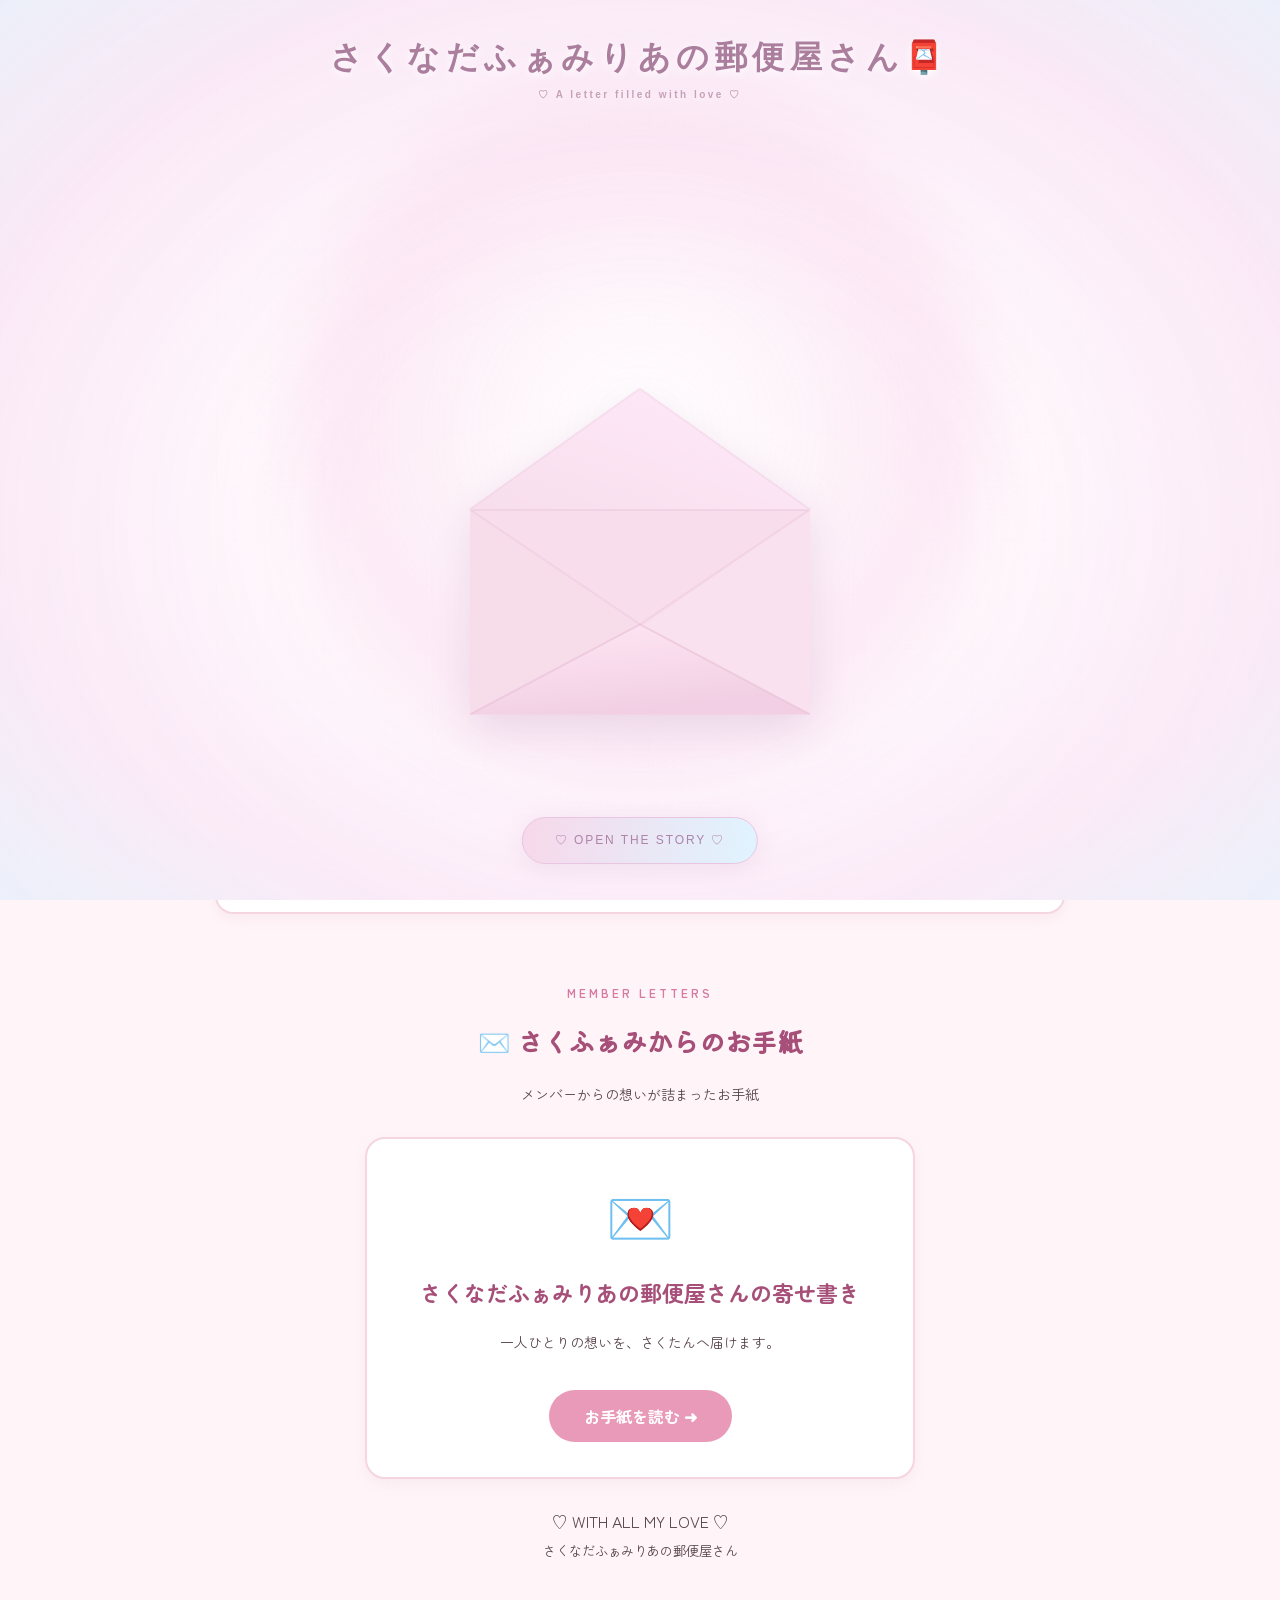
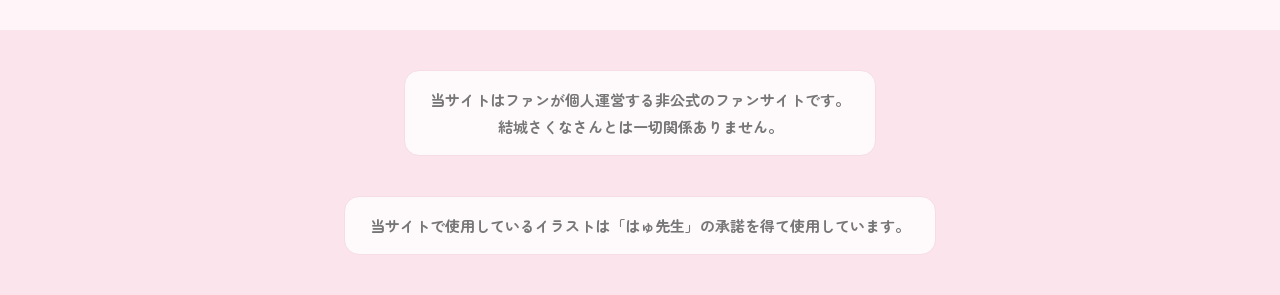
<file: index.html>
<!DOCTYPE html>
<html lang="ja">

<head>
    <meta charset="UTF-8">
    <meta name="viewport" content="width=device-width, initial-scale=1.0">

    <title>さくなだふぁみりあの郵便屋さん</title>

    <!-- Google Fonts -->
    <link rel="preconnect" href="https://fonts.googleapis.com">
    <link rel="preconnect" href="https://fonts.gstatic.com" crossorigin>

    <link
        href="https://fonts.googleapis.com/css2?family=Kiwi+Maru:wght@400;500&family=Zen+Maru+Gothic:wght@400;500;700&display=swap"
        rel="stylesheet">

    <!-- CSS -->
    <link rel="stylesheet" href="CSS/Letter.css">

</head>

<body>



    <!-- 背景で流れる写真 -->
    <div class="photo-background">

        <!-- 1段目 -->
        <div class="photo-track">
            <div class="photo-track-inner">
                <img src="img/Mail/Sakunaimg-01.webp" alt="">
                <img src="img/Mail/Sakunaimg-02.png" alt="">
                <img src="img/Mail/Sakunaimg-03.png" alt="">
                <img src="img/Mail/Yuubininmg-01.png" alt="">
                <img src="img/Mail/Yuubininmg-02.png" alt="">
                <img src="img/Mail/Yuubininmg-03.png" alt="">
                <img src="img/Mail/headerimg-01.png" alt="">
                <img src="img/Mail/headerimg-02.png" alt="">
                <img src="img/Mail/headerimg-03.png" alt="">

                <!-- 繰り返し用 -->
                <img src="img/Mail/Sakunaimg-01.webp" alt="">
                <img src="img/Mail/Sakunaimg-02.png" alt="">
                <img src="img/Mail/Sakunaimg-03.png" alt="">
                <img src="img/Mail/Yuubininmg-01.png" alt="">
                <img src="img/Mail/Yuubininmg-02.png" alt="">
                <img src="img/Mail/Yuubininmg-03.png" alt="">
                <img src="img/Mail/headerimg-01.png" alt="">
                <img src="img/Mail/headerimg-02.png" alt="">
                <img src="img/Mail/headerimg-03.png" alt="">
            </div>
        </div>

        <!-- 2段目 -->
        <div class="photo-track reverse">
            <div class="photo-track-inner">
                <img src="img/Mail/Sakunaimg-01.webp" alt="">
                <img src="img/Mail/Sakunaimg-02.png" alt="">
                <img src="img/Mail/Sakunaimg-03.png" alt="">
                <img src="img/Mail/Yuubininmg-01.png" alt="">
                <img src="img/Mail/Yuubininmg-02.png" alt="">
                <img src="img/Mail/Yuubininmg-03.png" alt="">
                <img src="img/Mail/headerimg-01.png" alt="">
                <img src="img/Mail/headerimg-02.png" alt="">
                <img src="img/Mail/headerimg-03.png" alt="">

                <!-- 繰り返し用 -->
                <img src="img/Mail/Sakunaimg-01.webp" alt="">
                <img src="img/Mail/Sakunaimg-02.png" alt="">
                <img src="img/Mail/Sakunaimg-03.png" alt="">
                <img src="img/Mail/Yuubininmg-01.png" alt="">
                <img src="img/Mail/Yuubininmg-02.png" alt="">
                <img src="img/Mail/Yuubininmg-03.png" alt="">
                <img src="img/Mail/headerimg-01.png" alt="">
                <img src="img/Mail/headerimg-02.png" alt="">
                <img src="img/Mail/headerimg-03.png" alt="">
            </div>
        </div>

    </div>

    <!-- ヘッダー -->
    <header class="site-header">

        <div class="header-inner">

            <a href="index.html" class="site-logo">
                💌 郵便屋さん
            </a>

            <nav class="header-nav">
                <a href="index.html">HOME</a>
                <a href="HTML/Yosegaki.html">寄せ書き</a>
            </nav>

        </div>

    </header>


    <!-- メイン -->
<main>

    <!-- メインビジュアル -->
    <section class="hero">

        <div class="hero-content">

            <p class="hero-subtitle">
                SAKUFAMI LETTER PROJECT
            </p>

            <h1>
                恩返しの推し活を
            </h1>

            <p class="hero-description">
                みんなの想いを届ける、特別なメッセージ
            </p>

        </div>

    </section>

        <!-- 郵便屋さんの説明 -->
        <section class="about-section">

            <div class="section-heading">

                <p class="section-subtitle">
                    ABOUT YUUBINYA-SAN
                </p>

                <h2>
                    💌 さくなだふぁみりあの郵便屋さんについて
                </h2>

            </div>

            <div class="about-card">

                <p>
                    <!--ここに郵便屋さんの説明を掲載します。-->
                    さくたんへみんなで想いを届ける活動をしています。
                    <br>さくなだふぁみりあの郵便屋さんです。
                    <br>さくなだふぁみりあの郵便屋のTwitter (現X)アカウントは
                    <a href="https://x.com/sakunadyuubinn?s=20" target="_blank">こちら</a>🎀🐾

                </p>

            </div>

        </section>

        <!-- 寄せ書きへの案内 -->
        <section class="letter-section">

            <div class="section-heading">

                <p class="section-subtitle">
                    MEMBER LETTERS
                </p>

                <h2>
                    ✉️ さくふぁみからのお手紙
                </h2>

                <p class="section-description">
                    メンバーからの想いが詰まったお手紙
                </p>

            </div>

            <div class="letter-link-card">

                <div class="letter-icon">
                    💌
                </div>

                <h3>
                    さくなだふぁみりあの郵便屋さんの寄せ書き
                </h3>

                <p>
                    一人ひとりの想いを、さくたんへ届けます。
                </p>

                <a href="HTML/Yosegaki.html" class="letter-button">
                    お手紙を読む
                    <span>➜</span>
                </a>

            </div>

            <!-- 締めのメッセージ -->
            <div class="letter-footer-message">

                <p>
                    ♡ WITH ALL MY LOVE ♡
                </p>

                <small>
                    さくなだふぁみりあの郵便屋さん
                </small>

            </div>

        </section>



    </main>


    <!-- フッター -->
    <footer class="site-footer">

        <p class="footer-notice">
            当サイトはファンが個人運営する非公式のファンサイトです。
            <br>結城さくなさんとは一切関係ありません。
        </p>
        <br>
        <p class="footer-notice">
            当サイトで使用しているイラストは「はゅ先生」の承諾を得て使用しています。
        </p>

    </footer>


    <!-- JavaScript -->
    <script src="JS/common.js"></script>

    <script>
        (function () {
            const navigation =
                performance.getEntriesByType("navigation")[0];

            const type = navigation ? navigation.type : "navigate";


            const internalMove =
                sessionStorage.getItem("sakunaInternalMove");


            sessionStorage.removeItem("sakunaInternalMove");


            if (type === "reload" || !internalMove) {
                const script = document.createElement("script");
                script.src = "JS/sakuna-opening.js";
                document.body.appendChild(script);
            }
        })();
    </script>
</body>

</html>
</file>
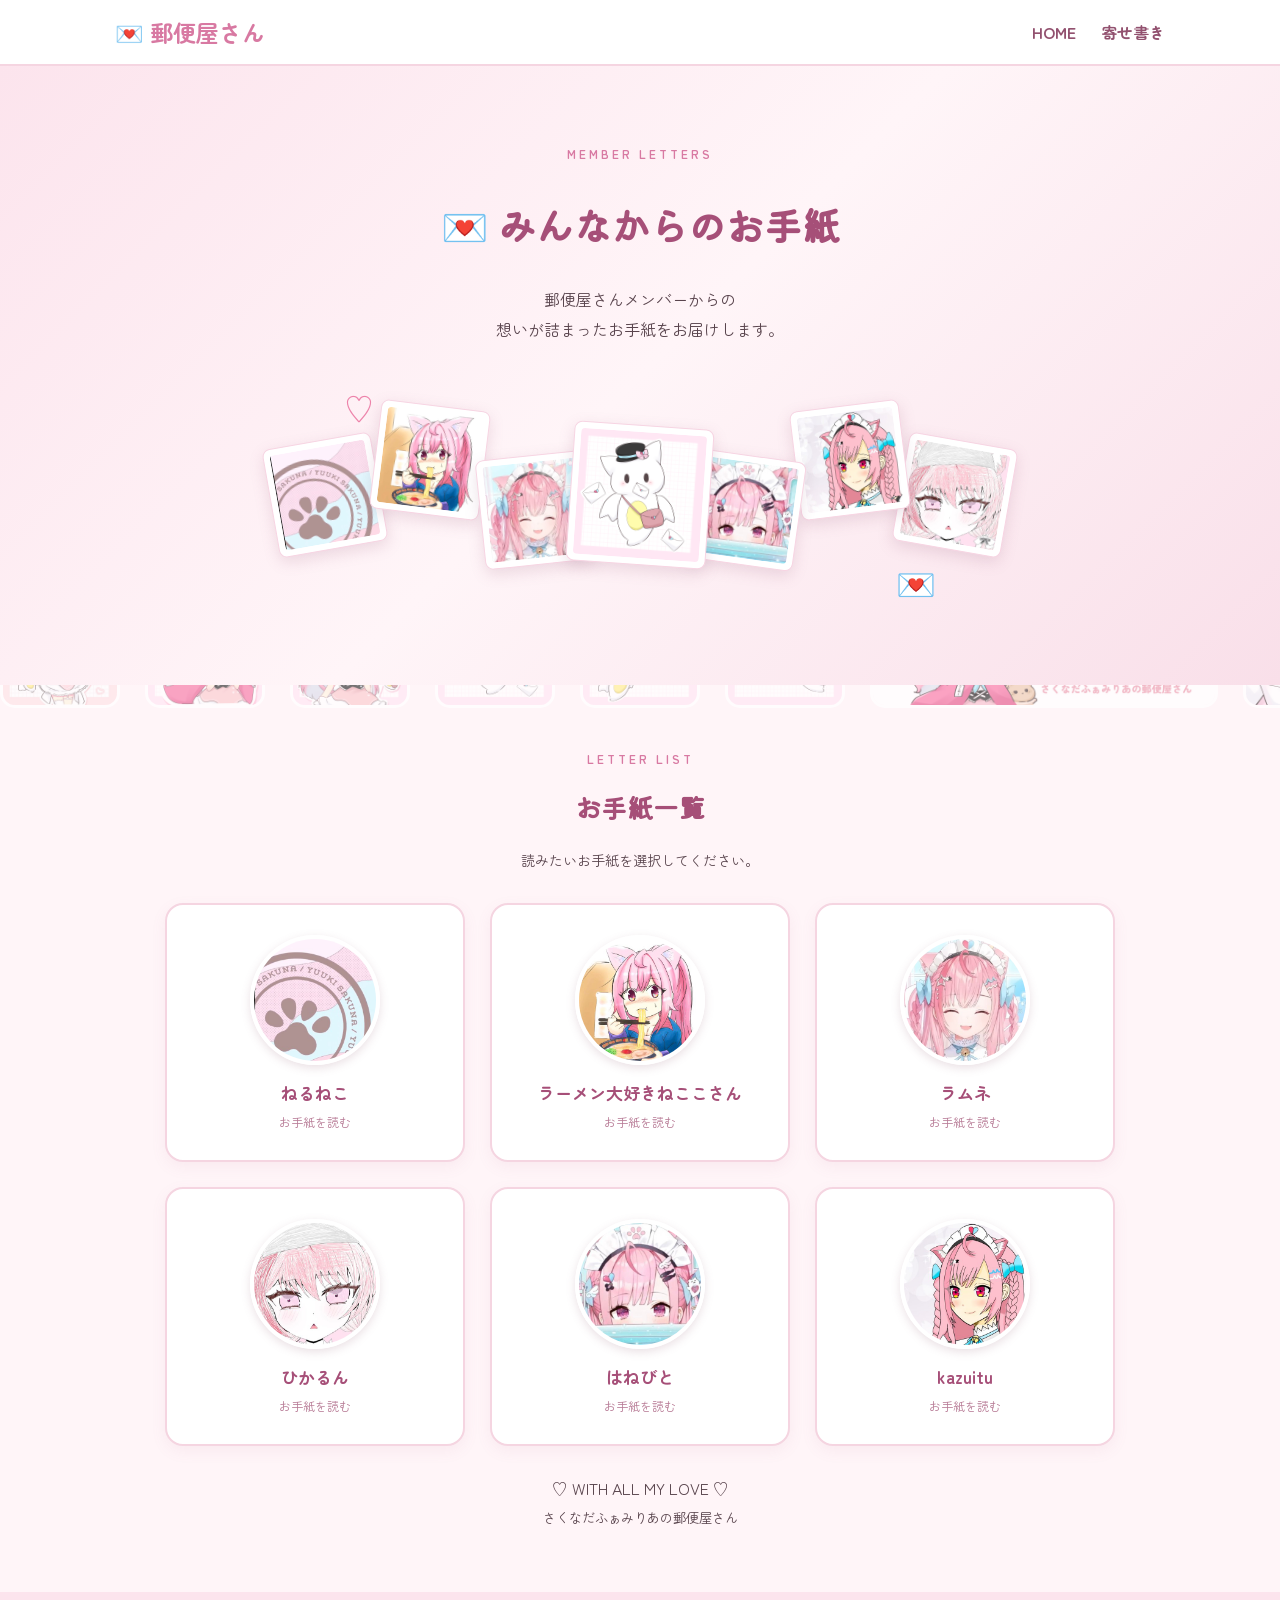
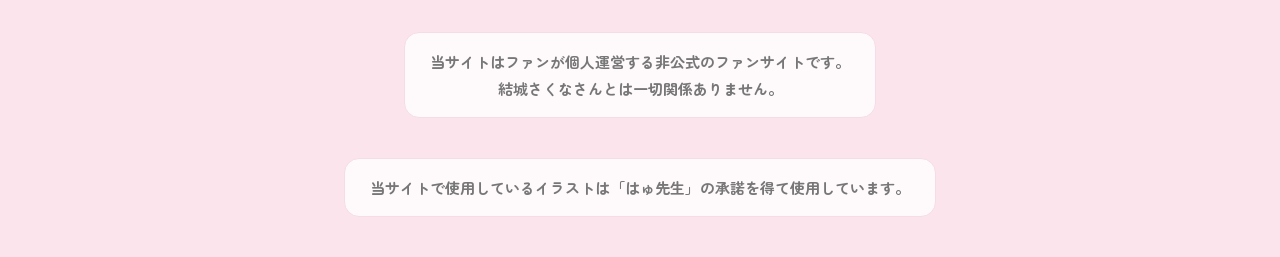
<file: HTML/Yosegaki.html>
<!DOCTYPE html>
<html lang="ja">

<head>
    <meta charset="UTF-8">
    <meta name="viewport" content="width=device-width, initial-scale=1.0">

    <title>みんなからのお手紙｜郵便屋さん</title>

    <!-- Google Fonts -->
    <link rel="preconnect" href="https://fonts.googleapis.com">
    <link rel="preconnect" href="https://fonts.gstatic.com" crossorigin>

    <link
        href="https://fonts.googleapis.com/css2?family=Kiwi+Maru:wght@400;500&family=Zen+Maru+Gothic:wght@400;500;700&display=swap"
        rel="stylesheet">

    <!-- 共通CSS -->
    <link rel="stylesheet" href="../CSS/Letter.css">

</head>

<body>

    <!-- 背景で流れる写真 -->
    <div class="photo-background">

        <!-- 1段目 -->
        <div class="photo-track">
            <div class="photo-track-inner">
                <img src="../img/Mail/Sakunaimg-01.webp" alt="">
                <img src="../img/Mail/Sakunaimg-02.png" alt="">
                <img src="../img/Mail/Sakunaimg-03.png" alt="">
                <img src="../img/Mail/Yuubininmg-01.png" alt="">
                <img src="../img/Mail/Yuubininmg-02.png" alt="">
                <img src="../img/Mail/Yuubininmg-03.png" alt="">
                <img src="../img/Mail/headerimg-01.png" alt="">
                <img src="../img/Mail/headerimg-02.png" alt="">
                <img src="../img/Mail/headerimg-03.png" alt="">

                <!-- 繰り返し用 -->
                <img src="../img/Mail/Sakunaimg-01.webp" alt="">
                <img src="../img/Mail/Sakunaimg-02.png" alt="">
                <img src="../img/Mail/Sakunaimg-03.png" alt="">
                <img src="../img/Mail/Yuubininmg-01.png" alt="">
                <img src="../img/Mail/Yuubininmg-02.png" alt="">
                <img src="../img/Mail/Yuubininmg-03.png" alt="">
                <img src="../img/Mail/headerimg-01.png" alt="">
                <img src="../img/Mail/headerimg-02.png" alt="">
                <img src="../img/Mail/headerimg-03.png" alt="">
            </div>
        </div>

        <!-- 2段目 -->
        <div class="photo-track reverse">
            <div class="photo-track-inner">
                <img src="../img/Mail/Sakunaimg-01.webp" alt="">
                <img src="../img/Mail/Sakunaimg-02.png" alt="">
                <img src="../img/Mail/Sakunaimg-03.png" alt="">
                <img src="../img/Mail/Yuubininmg-01.png" alt="">
                <img src="../img/Mail/Yuubininmg-02.png" alt="">
                <img src="../img/Mail/Yuubininmg-03.png" alt="">
                <img src="../img/Mail/headerimg-01.png" alt="">
                <img src="../img/Mail/headerimg-02.png" alt="">
                <img src="../img/Mail/headerimg-03.png" alt="">

                <!-- 繰り返し用 -->
                <img src="../img/Mail/Sakunaimg-01.webp" alt="">
                <img src="../img/Mail/Sakunaimg-02.png" alt="">
                <img src="../img/Mail/Sakunaimg-03.png" alt="">
                <img src="../img/Mail/Yuubininmg-01.png" alt="">
                <img src="../img/Mail/Yuubininmg-02.png" alt="">
                <img src="../img/Mail/Yuubininmg-03.png" alt="">
                <img src="../img/Mail/headerimg-01.png" alt="">
                <img src="../img/Mail/headerimg-02.png" alt="">
                <img src="../img/Mail/headerimg-03.png" alt="">
            </div>
        </div>

    </div>

    <!-- ヘッダー -->
    <header class="site-header">

        <div class="header-inner">

            <a href="../index.html" class="site-logo" onclick="sessionStorage.setItem('sakunaInternalMove', '1')">
                💌 郵便屋さん
            </a>

            <nav class="header-nav">
                <a href="../index.html" onclick="sessionStorage.setItem('sakunaInternalMove', '1')">
                    HOME
                </a>
                <a href="Yosegaki.html">寄せ書き</a>
            </nav>

        </div>

    </header>


    <!-- メイン -->
    <main>

        <!-- ページタイトル -->
        <section class="letters-hero">

            <p class="section-subtitle">
                MEMBER LETTERS
            </p>

            <h1>
                💌 みんなからのお手紙
            </h1>

            <p>
                郵便屋さんメンバーからの<br>
                想いが詰まったお手紙をお届けします。
            </p>



            <!-- 7枚の写真コラージュ -->
            <div class="hero-collage">

                <!-- ねるねこ -->
                <div class="collage-photo photo-1">
                    <img src="../img/neruneko.jpg" alt="ねるねこの写真">
                </div>

                <!-- ねここ -->
                <div class="collage-photo photo-2">
                    <img src="../img/nekoko.jpg" alt="ねここさんの写真">
                </div>

                <!-- ラムネ -->
                <div class="collage-photo photo-3">
                    <img src="../img/ramune.jpg" alt="ラムネの写真">
                </div>

                <!-- 郵便局さん -->
                <div class="collage-photo photo-7">
                    <img src="../img/Mail/Yuubininmg-01.png" alt="郵便局さんの写真">
                </div>

                <!-- ひかるん -->
                <div class="collage-photo photo-4">
                    <img src="../img/hikarun.jpg" alt="ひかるんの写真">
                </div>

                <!-- はねびと -->
                <div class="collage-photo photo-5">
                    <img src="../img/hanebito.jpg" alt="はねびとの写真">
                </div>

                <!-- kazuitu -->
                <div class="collage-photo photo-6">
                    <img src="../img/kazuitu.jpg" alt="kazuituの写真">
                </div>


                <!-- 郵便モチーフの装飾 -->
                <span class="collage-heart">♡</span>
                <span class="collage-envelope">💌</span>

            </div>



        </section>


        <!-- お手紙一覧 -->
        <section class="letters-section">

            <div class="section-heading">

                <p class="section-subtitle">
                    LETTER LIST
                </p>

                <h2>
                    お手紙一覧
                </h2>

                <p class="section-description">
                    読みたいお手紙を選択してください。
                </p>

            </div>


            <!-- メンバー一覧 -->
            <div class="envelope-grid" id="envelope-list">

                <!-- メンバーA -->
                <button class="envelope-card" type="button" data-member="member-a">

                    <img src="../img/neruneko.jpg" alt="ねるねこの写真" class="member-photo">

                    <span class="envelope-name">
                        ねるねこ
                    </span>

                    <span class="envelope-guide">
                        お手紙を読む
                    </span>

                </button>


                <!-- メンバーB -->
                <button class="envelope-card" type="button" data-member="member-b">

                    <img src="../img/nekoko.jpg" alt="ラーメン大好きねここさんの写真" class="member-photo">

                    <span class="envelope-name">
                        ラーメン大好きねここさん
                    </span>

                    <span class="envelope-guide">
                        お手紙を読む
                    </span>

                </button>


                <!-- メンバーC -->
                <button class="envelope-card" type="button" data-member="member-c">

                    <img src="../img/ramune.jpg" alt="ラムネの写真" class="member-photo">

                    <span class="envelope-name">
                        ラムネ
                    </span>

                    <span class="envelope-guide">
                        お手紙を読む
                    </span>

                </button>



                <!-- メンバーD -->
                <button class="envelope-card" type="button" data-member="member-d">

                    <img src="../img/hikarun.jpg" alt="ひかるんの写真" class="member-photo">

                    <span class="envelope-name">
                        ひかるん
                    </span>

                    <span class="envelope-guide">
                        お手紙を読む
                    </span>

                </button>

                <!-- メンバーE -->
                <button class="envelope-card" type="button" data-member="member-e">

                    <img src="../img/hanebito.jpg" alt="はねびとの写真" class="member-photo">

                    <span class="envelope-name">
                        はねびと
                    </span>

                    <span class="envelope-guide">
                        お手紙を読む
                    </span>

                </button>

                <!-- メンバーF -->
                <button class="envelope-card" type="button" data-member="member-f">

                    <img src="../img/kazuitu.jpg" alt="kazuituの写真" class="member-photo">

                    <span class="envelope-name">
                        kazuitu
                    </span>

                    <span class="envelope-guide">
                        お手紙を読む
                    </span>

                </button>


            </div>

            <!-- 手紙を開くエリア -->
            <div class="letter-view" id="letter-view" hidden>

                <div class="letter-paper">

                    <p class="letter-paper-subtitle">
                        SAKUFAMI LETTER
                    </p>

                    <h2 id="letter-name">
                        メンバー名
                    </h2>

                    <div class="letter-divider">
                        ♡ ───────── ♡
                    </div>

                    <div class="letter-content" id="letter-content">
                        ここにお手紙の内容が表示されます。
                    </div>

                    <p class="letter-sign">
                        WITH ALL MY LOVE 💌
                    </p>

                </div>

                <button type="button" class="letter-close-button" id="letter-close">

                    ← お手紙一覧に戻る

                </button>

            </div>
            <!-- 締めのメッセージ -->
            <div class="letter-footer-message">

                <p>
                    ♡ WITH ALL MY LOVE ♡
                </p>

                <small>
                    さくなだふぁみりあの郵便屋さん
                </small>

            </div>
        </section>

    </main>

    <!-- フッター -->
    <footer class="site-footer">

        <p class="footer-notice">
            当サイトはファンが個人運営する非公式のファンサイトです。
            <br>結城さくなさんとは一切関係ありません。
        </p>
        <br>
        <p class="footer-notice">
            当サイトで使用しているイラストは「はゅ先生」の承諾を得て使用しています。
        </p>

    </footer>


    <!-- JavaScript -->
    <script src="../JS/common.js"></script>



    <script>
        (function () {

            const navigation = performance.getEntriesByType("navigation")[0];

            if (navigation && navigation.type === "reload") {
                const script = document.createElement("script");
                script.src = "../JS/sakuna-opening.js";
                document.body.appendChild(script);
            }
        })();
    </script>

</body>

</html>
</file>
<file: CSS/Letter.css>
/* ==============================
   基本設定
============================== */

* {
    box-sizing: border-box;
}

body {
    margin: 0;
    padding: 0;

    background-color: #FFF5F8;
    color: #59444D;

    font-family: "Zen Maru Gothic", sans-serif;
}


/* ==============================
   ヘッダー
============================== */

.site-header {
    width: 100%;
    background-color: #FFFFFF;

    border-bottom: 2px solid #F5D5E1;
}

.header-inner {
    max-width: 1100px;
    margin: auto;
    padding: 15px 25px;

    display: flex;
    justify-content: space-between;
    align-items: center;
}

.site-logo {
    color: #D879A2;
    font-size: 23px;
    font-weight: bold;
    text-decoration: none;
}

.header-nav {
    display: flex;
    gap: 25px;
}

.header-nav a {
    color: #92516F;
    text-decoration: none;
    font-weight: bold;
}


/* ==============================
   メインビジュアル
============================== */

.hero {
    width: 100%;

    /* 背景画像の比率に合わせる（仮設定） */
    aspect-ratio: 16 / 6;

    display: flex;
    justify-content: center;
    align-items: center;

    text-align: center;

    /* 背景画像 */
    background-image: url("../img/Mail/headerimg-01.png");
    background-repeat: no-repeat;
    background-position: center center;
    background-size: contain;

    /* 画像の周囲にできる余白の色 */
    background-color: #FFF5F8;
}

.hero-content {
    max-width: 800px;
}

.hero-subtitle {
    color: #C16C92;
    letter-spacing: 3px;
    font-size: 13px;
}

.hero h1 {
    color: #A64F78;
    font-family: "Kiwi Maru", serif;
    font-size: clamp(32px, 5vw, 52px);
    line-height: 1.6;
}

.hero-description {
    color: #92516F;
    font-size: 15px;
}

/* ==============================
   共通セクション
============================== */

.about-section,
.letter-section {
    max-width: 900px;
    margin: 70px auto;
    padding: 0 25px;
}

.section-heading {
    text-align: center;
    margin-bottom: 30px;
}

.section-subtitle {
    color: #D879A2;
    font-size: 12px;
    letter-spacing: 3px;
    font-weight: bold;
}

.section-heading h2 {
    color: #A64F78;
    font-size: 26px;
    font-family: "Kiwi Maru", serif;
}

.section-description {
    font-size: 14px;
    line-height: 1.9;
}


/* ==============================
   郵便屋さんの説明
============================== */

.about-card {
    background-color: #FFFFFF;

    padding: 30px;
    border-radius: 18px;

    border: 2px solid #F5D5E1;

    box-shadow: 0 5px 15px rgba(180, 100, 140, 0.08);

    text-align: center;
    line-height: 2;
}


/* ==============================
   寄せ書き案内
============================== */

.letter-link-card {
    background-color: #FFFFFF;

    max-width: 550px;
    margin: auto;

    padding: 35px 25px;

    text-align: center;

    border: 2px solid #F5D5E1;
    border-radius: 20px;

    box-shadow: 0 5px 15px rgba(180, 100, 140, 0.08);
}

.letter-icon {
    font-size: 55px;
}

.letter-link-card h3 {
    color: #A64F78;
    font-size: 22px;
}

.letter-link-card p {
    font-size: 14px;
    line-height: 1.8;
}

.letter-button {
    display: inline-block;

    margin-top: 20px;
    padding: 14px 35px;

    background-color: #E99AB9;
    color: #FFFFFF;

    border-radius: 30px;

    text-decoration: none;
    font-weight: bold;

    transition: 0.3s;
}

.letter-button:hover {
    background-color: #D879A2;
    transform: translateY(-3px);
}


/* ==============================
   フッター
============================== */

.site-footer {
    padding: 30px 15px;

    background-color: #FCE4ED;

    text-align: center;
    color: #A64F78;
}

.site-footer p {
    font-size: 15px;
    font-weight: bold;
}

.site-footer small {
    font-size: 12px;
}


/* ==============================
   スマートフォン対応
============================== */

@media screen and (max-width: 600px) {

    .header-inner {
        padding: 12px 15px;
    }

    .site-logo {
        font-size: 18px;
    }

    .header-nav {
        gap: 12px;
    }

    .header-nav a {
        font-size: 12px;
    }

    .hero {
        width: 100%;
        aspect-ratio: 16 / 6;

        min-height: 0;
        padding: 0;

        background-size: contain;
        background-position: center center;
        background-repeat: no-repeat;
    }

    .hero-description {
        font-size: 13px;
    }

    .about-section,
    .letter-section {
        margin: 50px auto;
        padding: 0 18px;
    }

    .section-heading h2 {
        font-size: 21px;
    }

    .about-card {
        padding: 22px 18px;
    }

    .letter-link-card {
        padding: 25px 18px;
    }

}



/* ==============================
   お手紙ページ
============================== */

.letters-hero {
    padding: 65px 20px;

    text-align: center;

    background: linear-gradient(135deg,
            #FCE4ED,
            #FFF5F8,
            #F9DFE9);
}

.letters-hero h1 {
    color: #A64F78;
    font-family: "Kiwi Maru", serif;
    font-size: clamp(25px, 4vw, 38px);
}

.letters-hero p {
    line-height: 1.9;
}



.letters-section {
    max-width: 1000px;
    margin: 65px auto;
    padding: 0 25px;
}


/* ==============================
   封筒一覧
============================== */

.envelope-grid {
    display: grid;

    grid-template-columns: repeat(3, 1fr);

    gap: 25px;
}

.envelope-card {
    padding: 30px 15px;

    background: #FFFFFF;

    border: 2px solid #F5D5E1;
    border-radius: 18px;

    box-shadow: 0 5px 15px rgba(180, 100, 140, 0.08);

    display: flex;
    flex-direction: column;
    align-items: center;

    cursor: pointer;

    font-family: inherit;

    transition: 0.25s;
}

.envelope-card:hover {
    transform: translateY(-5px);

    background: #FFF1F6;

    border-color: #E99AB9;
}

.envelope-name {
    color: #A64F78;
    font-size: 17px;
    font-weight: bold;
}

.envelope-guide {
    margin-top: 8px;

    color: #B77A95;
    font-size: 12px;
}



.letter-paper {
    padding: 45px 40px;

    background: #FFFEFC;

    border: 2px solid #F0D8C8;
    border-radius: 8px;

    box-shadow: 0 8px 25px rgba(120, 80, 80, 0.1);

    background-image:
        repeating-linear-gradient(transparent,
            transparent 39px,
            #F4E8E3 40px);
}

.letter-paper-subtitle {
    color: #D879A2;
    font-size: 11px;
    letter-spacing: 3px;
    text-align: center;
}

.letter-paper h2 {
    color: #A64F78;
    text-align: center;
    font-family: "Kiwi Maru", serif;
}

.letter-divider {
    margin: 25px 0;

    color: #D879A2;
    text-align: center;
}

.letter-content {
    min-height: 200px;

    color: #59444D;

    font-size: 15px;
    line-height: 2;

    /* 左揃え */
    text-align: left;

    /* 文章を自然に折り返す */
    white-space: normal;
    overflow-wrap: break-word;
}

.letter-sign {
    margin-top: 35px;

    color: #D879A2;

    text-align: right;
    font-size: 13px;
}


/* ==============================
   閉じるボタン
============================== */

.letter-close-button {
    display: block;

    margin: 25px auto 0;
    padding: 13px 28px;

    background: #E99AB9;
    color: #FFFFFF;

    border: none;
    border-radius: 30px;

    font-family: inherit;
    font-weight: bold;

    cursor: pointer;

    transition: 0.3s;
}

.letter-close-button:hover {
    background: #D879A2;
}


/* ==============================
   スマートフォン対応
============================== */

@media screen and (max-width: 600px) {

    .letters-hero {
        padding: 45px 15px;
    }

    .letters-section {
        margin: 45px auto;
        padding: 0 18px;
    }

    .envelope-grid {
        grid-template-columns: repeat(2, 1fr);
        gap: 15px;
    }

    .envelope-card {
        padding: 23px 10px;
    }

    .envelope-icon {
        font-size: 43px;
    }

    .envelope-name {
        font-size: 14px;
    }

    .letter-paper {
        padding: 30px 20px;
    }

    .letter-content {
        font-size: 14px;
    }

}


/* ==============================
   手紙の全画面表示
============================== */

.letter-view[hidden] {
    display: none;
}

.letter-view {
    position: fixed;
    inset: 0;

    z-index: 9999;

    width: 100%;
    height: 100%;
    max-width: none;

    margin: 0;
    padding: 25px;

    background: rgba(255, 235, 243, 0.97);

    display: flex;
    flex-direction: column;
    align-items: center;
    justify-content: center;

    overflow-y: auto;
}

.letter-paper {
    width: 100%;
    max-width: 850px;

    min-height: 65vh;

    padding: 55px 60px;

    background-color: #FFFEFC;

    border: 2px solid #F0D8C8;
    border-radius: 12px;

    box-shadow: 0 10px 35px rgba(120, 80, 80, 0.15);
}

.letter-content {
    font-size: 17px;
    line-height: 2;

    /* 左揃え */
    text-align: left;

    /* スクリプト内の改行や空行を詰める */
    white-space: normal;
    overflow-wrap: break-word;
}

.letter-close-button {
    margin-top: 25px;
    flex-shrink: 0;
}


/* スマートフォン */

@media screen and (max-width: 600px) {

    .letter-view {
        padding: 15px;
    }

    .letter-paper {
        min-height: 75vh;
        padding: 35px 22px;
    }

    .letter-content {
        font-size: 15px;
        line-height: 2.3;
    }

}

/* 締めのメッセージを中央揃え */
.letter-footer-message {
    text-align: center;
    margin-top: 30px;
}

/* WITH ALL MY LOVE */
.letter-footer-message p {
    text-align: center;
    margin-bottom: 8px;
}

/* 郵便屋さんの名前 */
.letter-footer-message small {
    display: block;
    text-align: center;
}

/* フッターの注意書き */
.footer-notice {
    display: inline-block;
    background-color: rgba(255, 255, 255, 0.8);
    color: #777;
    padding: 15px 25px;
    border-radius: 15px;
    border: 1px solid #f5dce6;
    line-height: 1.8;
    text-align: center;
    font-size: 13px;
    margin: 20px auto;
}

/* 注意書きを中央に配置 */
.site-footer {
    text-align: center;
    padding: 20px;
}

/* メンバーの写真 */
.member-photo {
    display: block;
    width: 130px;
    height: 130px;
    object-fit: cover;
    border-radius: 50%;
    margin: 0 auto 15px;
    border: 4px solid #ffffff;
    box-shadow: 0 3px 10px rgba(150, 100, 120, 0.2);
}

/* スマホ表示 */
@media screen and (max-width: 600px) {
    .member-photo {
        width: 100px;
        height: 100px;
    }
}

/* =========================
   背景写真スライド
========================= */

/* 背景写真全体 */
.photo-background {
    position: fixed;

    /* ヘッダーの下から表示 */
    top: 85px;
    left: 0;
    right: 0;
    bottom: 0;

    z-index: 0;
    display: flex;
    flex-direction: column;
    justify-content: space-evenly;

    overflow: hidden;
    pointer-events: none;
    opacity: 0.7;
}

/* 写真が流れる列 */
.photo-track {
    width: 100%;
    overflow: hidden;
}

/* 写真を横一列に並べる */
.photo-track-inner {
    display: flex;
    width: max-content;
    gap: 25px;
    animation: photo-slide 45s linear infinite;
}

/* 反対方向に流す */
.photo-track.reverse .photo-track-inner {
    animation-direction: reverse;
}

/* 写真の大きさ */
.photo-track img {
    width: 180px;
    height: 120px;
    object-fit: cover;
    border-radius: 15px;
    border: 3px solid #ffffff;
}

/* 横方向に移動 */
@keyframes photo-slide {
    from {
        transform: translateX(0);
    }

    to {
        transform: translateX(-50%);
    }
}

/* ページの内容を背景より手前に配置 */
.site-header,
main,
.site-footer {
    position: relative;
    z-index: 1;
}

/* スマホ表示 */
@media screen and (max-width: 600px) {

    .photo-track img {
        width: 120px;
        height: 85px;
    }

    .photo-track-inner {
        gap: 15px;
        animation-duration: 45s;
    }

}

/* スマホ表示 */
@media screen and (max-width: 600px) {

    .photo-background {
        top: 70px;
    }

}


/* =========================
   7枚の写真コラージュ
========================= */

.hero-collage {
    position: relative;

    width: 100%;
    max-width: 780px;
    height: 230px;

    margin: 35px auto 10px;
}

/* 写真共通 */
.collage-photo {
    position: absolute;

    left: 50%;
    top: 50%;

    width: 110px;
    height: 110px;
    padding: 6px;

    box-sizing: border-box;

    background: #FFFFFF;
    border: 1px solid #F7D5E3;
    border-radius: 8px;

    box-shadow: 0 5px 15px rgba(150, 90, 120, 0.18);
}

.collage-photo img {
    display: block;
    width: 100%;
    height: 100%;
    object-fit: cover;
    border-radius: 4px;
}

/* 左側3枚 */
.photo-1 {
    transform: translate(-50%, -50%) translateX(-315px) rotate(-10deg);
    z-index: 2;
}

.photo-2 {
    transform: translate(-50%, -50%) translateX(-210px) translateY(-35px) rotate(7deg);
    z-index: 3;
}

.photo-3 {
    transform: translate(-50%, -50%) translateX(-105px) translateY(15px) rotate(-6deg);
    z-index: 4;
}

/* 中央：郵便局さん */
.photo-7 {
    width: 140px;
    height: 140px;

    transform: translate(-50%, -50%) rotate(4deg);
    z-index: 5;
}

/* 右側3枚 */
.photo-5 {
    transform: translate(-50%, -50%) translateX(105px) translateY(15px) rotate(8deg);
    z-index: 4;
}

.photo-6 {
    transform: translate(-50%, -50%) translateX(210px) translateY(-35px) rotate(-7deg);
    z-index: 3;
}

.photo-4 {
    transform: translate(-50%, -50%) translateX(315px) rotate(10deg);
    z-index: 2;
}

/* ハート */
.collage-heart {
    position: absolute;
    top: 5px;
    left: 12%;
    z-index: 6;

    color: #ED83AA;
    font-size: 30px;
}

/* 封筒 */
.collage-envelope {
    position: absolute;
    right: 12%;
    bottom: 5px;
    z-index: 6;

    font-size: 32px;
}


/* =========================
   スマートフォン対応
========================= */

@media screen and (max-width: 600px) {

    .hero-collage {
        width: 100%;
        max-width: 360px;
        height: 190px;

        margin: 25px auto 10px;
    }

    .collage-photo {
        width: clamp(52px, 16vw, 64px);
        height: clamp(52px, 16vw, 64px);
        padding: 4px;
    }

    /* 左側3枚 */
    .photo-1 {
        transform: translate(-50%, -50%) translateX(-90px) translateY(10px) rotate(-10deg);
    }

    .photo-2 {
        transform: translate(-50%, -50%) translateX(-60px) translateY(-35px) rotate(7deg);
    }

    .photo-3 {
        transform: translate(-50%, -50%) translateX(-30px) translateY(25px) rotate(-6deg);
    }

    /* 中央：郵便局さん */
    .photo-7 {
        width: 80px;
        height: 80px;

        transform: translate(-50%, -50%) rotate(4deg);
        z-index: 5;
    }

    /* 右側3枚 */
    .photo-5 {
        transform: translate(-50%, -50%) translateX(30px) translateY(25px) rotate(8deg);
    }

    .photo-6 {
        transform: translate(-50%, -50%) translateX(60px) translateY(-35px) rotate(-7deg);
    }

    .photo-4 {
        transform: translate(-50%, -50%) translateX(90px) translateY(10px) rotate(10deg);
    }

    .collage-heart {
        top: 0;
        left: 5%;
        font-size: 23px;
    }

    .collage-envelope {
        right: 5%;
        bottom: 0;
        font-size: 25px;
    }

}


/* =========================
   スマートフォン対応
========================= */

@media screen and (max-width: 600px) {

    .hero-collage {
        width: 100%;
        max-width: 360px;
        height: 190px;

        margin: 25px auto 10px;
    }

    .collage-photo {
        width: clamp(52px, 17vw, 68px);
        height: clamp(52px, 17vw, 68px);

        padding: 4px;

        left: calc(50% + var(--photo-position));
        top: var(--photo-top);
    }

    /* 左側3枚 */
    .photo-1 {
        --photo-position: calc(-3 * clamp(24px, 11vw, 38px));
        --photo-top: 48%;

        transform: translate(-50%, -50%) rotate(-10deg);
    }

    .photo-2 {
        --photo-position: calc(-2 * clamp(24px, 11vw, 38px));
        --photo-top: 32%;

        transform: translate(-50%, -50%) rotate(7deg);
    }

    .photo-3 {
        --photo-position: calc(-1 * clamp(24px, 11vw, 38px));
        --photo-top: 58%;

        transform: translate(-50%, -50%) rotate(-6deg);
    }

    /* 右側3枚 */
    .photo-5 {
        --photo-position: clamp(24px, 11vw, 38px);
        --photo-top: 58%;

        transform: translate(-50%, -50%) rotate(8deg);
    }

    .photo-6 {
        --photo-position: calc(2 * clamp(24px, 11vw, 38px));
        --photo-top: 32%;

        transform: translate(-50%, -50%) rotate(-7deg);
    }


    /* 4枚目：右端 */
    .photo-4 {
        transform: translate(-50%, -50%) translateX(315px) rotate(10deg);
        z-index: 2;
    }

    /* 7枚目：中央のメイン写真 */
    .photo-7 {
        width: 135px;
        height: 135px;

        transform: translate(-50%, -50%) rotate(4deg);
        z-index: 5;
    }


    .collage-heart {
        top: 0;
        left: 8%;
        font-size: 23px;
    }

    .collage-envelope {
        right: 5%;
        bottom: 0;
        font-size: 25px;
    }

}


/* スマホ表示 */
@media screen and (max-width: 600px) {

    .hero-collage {
        max-width: 340px;
        height: 190px;
        margin-top: 25px;
    }

    .collage-photo {
        width: 78px;
        height: 78px;
        padding: 4px;
    }


    /* 左側3枚 */

    .photo-1 {
        --photo-position: calc(-3 * clamp(24px, 10vw, 36px));
        --photo-top: 48%;

        transform: translate(-50%, -50%) rotate(-10deg);
    }

    .photo-2 {
        --photo-position: calc(-2 * clamp(24px, 10vw, 36px));
        --photo-top: 32%;

        transform: translate(-50%, -50%) rotate(7deg);
    }

    .photo-3 {
        --photo-position: calc(-1 * clamp(24px, 10vw, 36px));
        --photo-top: 58%;

        transform: translate(-50%, -50%) rotate(-6deg);
    }

    /* 中央：7枚目の郵便局さん */

    .photo-7 {
        width: clamp(66px, 21vw, 82px);
        height: clamp(66px, 21vw, 82px);

        --photo-position: 0px;
        --photo-top: 42%;

        transform: translate(-50%, -50%) rotate(4deg);

        z-index: 5;
    }

    /* 右側3枚 */

    .photo-5 {
        --photo-position: clamp(24px, 10vw, 36px);
        --photo-top: 58%;

        transform: translate(-50%, -50%) rotate(8deg);
    }

    .photo-6 {
        --photo-position: calc(2 * clamp(24px, 10vw, 36px));
        --photo-top: 32%;

        transform: translate(-50%, -50%) rotate(-7deg);
    }

    .photo-4 {
        --photo-position: calc(3 * clamp(24px, 10vw, 36px));
        --photo-top: 48%;

        transform: translate(-50%, -50%) rotate(10deg);
    }


    .collage-heart {
        left: 30px;
        top: 0;
        font-size: 24px;
    }

    .collage-envelope {
        right: 5px;
        bottom: 0;
        font-size: 27px;
    }

}


/* ==============================
   手紙表示：スマートフォン最適化
============================== */

@media screen and (max-width: 600px) {

    /* 手紙を表示する全画面エリア */
    .letter-view {
        position: fixed;
        inset: 0;

        width: 100%;
        height: 100vh;
        height: 100dvh;

        padding: 15px 12px;
        box-sizing: border-box;

        /* 上から順番に表示する */
        display: flex;
        flex-direction: column;
        justify-content: flex-start;
        align-items: center;

        /* 画面からはみ出した分をスクロール */
        overflow-x: hidden;
        overflow-y: auto;

        /* スクロールの操作性 */
        -webkit-overflow-scrolling: touch;
        overscroll-behavior-y: contain;

        gap: 15px;
    }

    /* 便箋本体 */
    .letter-paper {
        width: 100%;
        max-width: 850px;

        /* 固定の高さを設けず文章に合わせる */
        height: auto;
        min-height: 0;

        /* 文章が長くても縮まない */
        flex-shrink: 0;

        padding: 30px 20px;

        box-sizing: border-box;
    }

    /* お手紙本文 */
    .letter-content {
        width: 100%;
        min-height: 0;

        font-size: 15px;
        line-height: 2;

        text-align: left;

        /* スクリプト内の改行・空行を詰める */
        white-space: normal;

        /* 長い文章も便箋内で折り返す */
        overflow-wrap: anywhere;
        word-break: normal;
    }

    /* 閉じるボタン */
    .letter-close-button {
        margin: 0 auto 15px;

        flex-shrink: 0;

        width: fit-content;
    }

}


/* ==============================
   スマホ：手紙の横幅調整
============================== */

@media screen and (max-width: 600px) {

    /* 手紙表示画面 */
    .letter-view {
        width: 100%;
        max-width: 100%;

        padding: 12px 8px;

        box-sizing: border-box;
        overflow-x: hidden;
    }

    /* 便箋 */
    .letter-paper {
        width: 100%;
        max-width: 100%;
        min-width: 0;

        margin: 0;
        padding: 28px 16px;

        box-sizing: border-box;
    }

    /* 手紙の本文 */
    .letter-content {
        width: 100%;
        max-width: 100%;
        min-width: 0;

        box-sizing: border-box;

        font-size: 14px;
        line-height: 2;

        text-align: left;

        overflow-wrap: anywhere;
        word-break: normal;
    }

    /* 閉じるボタン */
    .letter-close-button {
        max-width: 100%;
        box-sizing: border-box;
    }

}


/* =================================
   スマートフォン：ページ全体の横幅調整
================================= */

@media screen and (max-width: 600px) {

    /* ページ全体 */
    html,
    body {
        width: 100%;
        min-width: 0;
        max-width: 100%;
        margin: 0;
        overflow-x: hidden;
    }

    /* ヘッダー・メイン・フッター */
    .site-header,
    main,
    .site-footer {
        width: 100%;
        max-width: 100%;
        min-width: 0;
        box-sizing: border-box;
    }

    /* ヘッダー */
    .header-inner {
        width: 100%;
        max-width: 100%;
        min-width: 0;
        padding: 12px 10px;
        gap: 8px;
    }

    .site-logo {
        font-size: 16px;
        white-space: nowrap;
    }

    .header-nav {
        gap: 8px;
        flex-shrink: 0;
    }

    .header-nav a {
        font-size: 11px;
        white-space: nowrap;
    }

    /* お手紙ページの見出し */
    .letters-hero {
        width: 100%;
        max-width: 100%;
        padding: 40px 12px;
        box-sizing: border-box;
    }

    /* お手紙一覧 */
    .letters-section {
        width: 100%;
        max-width: 100%;
        margin: 35px auto;
        padding: 0 12px;
        box-sizing: border-box;
    }

    /* 封筒カード */
    .envelope-grid {
        width: 100%;
        grid-template-columns: repeat(2, minmax(0, 1fr));
        gap: 12px;
    }

    .envelope-card {
        width: 100%;
        min-width: 0;
        padding: 20px 8px;
        box-sizing: border-box;
    }

    /* メンバー写真 */
    .member-photo {
        max-width: 100%;
    }

    /* 背景写真 */
    .photo-background {
        width: 100%;
        max-width: 100%;
        left: 0;
        right: 0;
        overflow: hidden;
    }

    .photo-track {
        width: 100%;
        max-width: 100%;
        overflow: hidden;
    }

    /* 7枚の写真コラージュ */
    .hero-collage {
        width: 100%;
        max-width: 100%;
        box-sizing: border-box;
        overflow: hidden;
    }

    /* 手紙表示画面 */
    .letter-view {
        width: 100%;
        max-width: 100%;
        box-sizing: border-box;
    }

    .letter-paper {
        width: 100%;
        max-width: 100%;
        min-width: 0;
        box-sizing: border-box;
    }

}



/* ==============================
   スマホ：密集した7枚の写真コラージュ
============================== */

@media screen and (max-width: 600px) {

    /* コラージュ全体 */
    .hero-collage {
        position: relative;

        width: 100%;
        max-width: 360px;
        height: 220px;

        margin: 25px auto 15px;
        overflow: visible;
    }

    /* 写真共通 */
    .collage-photo {
        position: absolute;

        width: 70px;
        height: 70px;
        padding: 4px;

        box-sizing: border-box;

        left: 50%;
        top: 50%;
    }


    /* 上段 */
    .photo-1 {
        left: 23%;
        /* 20%から変更 */
        top: 45px;
    }

    .photo-2 {
        left: 50%;
        top: 45px;
    }

    .photo-3 {
        left: 77%;
        /* 80%から変更 */
        top: 45px;
    }

    /* 下段 */
    .photo-5 {
        left: 23%;
        /* 20%から変更 */
        top: 179px;
    }

    .photo-6 {
        left: 50%;
        top: 179px;
    }

    .photo-4 {
        left: 77%;
        /* 80%から変更 */
        top: 179px;
    }


    /* ハート */
    .collage-heart {
        left: 3%;
        top: 5px;
        font-size: 22px;
    }

    /* 封筒 */
    .collage-envelope {
        right: 3%;
        bottom: 0;
        font-size: 24px;
    }

}


/* ==============================
   手紙表示：スマホで戻るボタンが隠れないようにする
============================== */

.letter-view {
    position: fixed;
    inset: 0;

    width: 100%;
    height: 100vh;
    height: 100dvh;

    z-index: 9999;

    display: flex;
    flex-direction: column;

    /* 上から順番に表示 */
    justify-content: flex-start;
    align-items: center;

    /* 手紙とボタンをまとめてスクロール */
    overflow-y: auto;
    overflow-x: hidden;

    padding: 25px 15px 35px;
}

/* 手紙本体 */
.letter-paper {
    width: 100%;
    max-width: 850px;

    /* 文章の長さに合わせて高さを調整 */
    min-height: auto;
    height: auto;

    flex-shrink: 0;

    padding: 45px 40px;
}

/* 一覧に戻るボタン */
.letter-close-button {
    position: relative;

    display: block;

    flex-shrink: 0;

    margin: 20px auto 0;

    /* 下部に余白を確保 */
    margin-bottom: 10px;
}

/* スマートフォン */
@media screen and (max-width: 600px) {

    .letter-view {
        padding: 20px 12px calc(30px + env(safe-area-inset-bottom));
    }

    .letter-paper {
        width: 100%;
        min-height: auto;

        padding: 30px 20px;
    }

    .letter-content {
        font-size: 15px;
        line-height: 2;
    }

    .letter-close-button {
        margin-top: 20px;
        margin-bottom: 5px;
    }

}


/* ==============================
   手紙を開いたときの表示順を修正
============================== */

/* メイン部分をフッターより手前にする */
main {
    position: relative;
    z-index: 2;
}

/* フッターをメイン部分より背面にする */
.site-footer {
    position: relative;
    z-index: 0;
}

/* 手紙の表示エリア */
.letter-view {
    position: fixed;
    inset: 0;

    z-index: 99999;

    /* フッターが透けないようにする */
    background: #FFEBF3;
}

/* 手紙を閉じているとき */
.letter-view[hidden] {
    display: none;
}




/* =====================================
   背景写真：元の比率を維持して表示
===================================== */

.photo-track-inner {
    display: flex;
    align-items: center;
    gap: 25px;
}

.photo-track img {
    width: auto;
    height: 120px;

    /* 元の画像比率を維持 */
    object-fit: contain;

    /* 画像の余白を作らない */
    background: transparent;

    border: 3px solid #FFFFFF;
    border-radius: 15px;

    /* 画像が縮小されないようにする */
    flex-shrink: 0;
}

/* スマートフォン */
@media screen and (max-width: 600px) {

    .photo-track-inner {
        gap: 15px;
    }

    .photo-track img {
        width: auto;
        height: 85px;
        object-fit: contain;
    }
}


/* ==============================
   スマホ：背景写真1段目の速度調整
============================== */

@media screen and (max-width: 600px) {

    /* 1段目だけ速くする */
    .photo-track:not(.reverse) .photo-track-inner {
        animation-duration: 45s;
    }

}



/* スマホ表示 */
@media screen and (max-width: 600px) {

    .header-image {
        width: 100%;
    }

    .header-image img {
        width: 100%;
        height: auto;
    }

}

/* =================================
   メインビジュアル背景画像
================================= */

.hero {
    position: relative;
    width: 100%;

    aspect-ratio: 16 / 6;
    min-height: 0;

    background-image: url("../img/Mail/headerimg-01.png");
    background-repeat: no-repeat;
    background-position: center;
    background-size: contain;

    background-color: #FFBFD7;

    display: flex;
    justify-content: center;
    align-items: center;

    text-align: center;
}

/* 文字部分 */
.hero-content {
    position: relative;
    z-index: 1;

    width: 100%;
    text-align: center;
    padding: 40px 20px;
}

/* スマホ表示 */
@media screen and (max-width: 600px) {

    .hero {
        min-height: 300px;

        background-position: center center;
        background-size: cover;
    }

    .hero-content {
        padding: 30px 15px;
    }

}

/* =================================
   メインビジュアル背景画像
================================= */

.hero {
    position: relative;

    width: 100%;

    /* 背景画像の比率に合わせて高さを自動調整 */
    aspect-ratio: 16 / 6;

    min-height: 0;

    background-image: url("../img/Mail/headerimg-01.png");

    background-repeat: no-repeat;
    background-position: center center;
    background-size: contain;

    /* 余白部分の背景色 */
    background-color: #FFBFD7;

    display: flex;
    align-items: center;
    justify-content: center;
}

/* 文字部分 */
.hero-content {
    position: relative;
    z-index: 1;

    width: 100%;
    text-align: center;

    padding: 20px;
}

/* スマホ表示 */
@media screen and (max-width: 600px) {

    .hero {
        width: 100%;
        aspect-ratio: 16 / 6;

        min-height: 0;

        background-size: contain;
        background-position: center center;
    }

    .hero-content {
        padding: 10px;
    }

}

/* ==============================
   メインビジュアル：文字の視認性改善
============================== */

/* 背景画像の上に薄いピンクのレイヤーを重ねる */
.hero {
    position: relative;
    isolation: isolate;
}

.hero::before {
    content: "";
    position: absolute;
    inset: 0;

    background: rgba(255, 245, 248, 0.45);

    z-index: -1;
}

/* メインビジュアルの文字 */
.hero-content {
    position: relative;
    z-index: 1;

    width: 100%;
    max-width: 800px;

    padding: 20px;
}

/* 英字サブタイトル */
.hero-subtitle {
    color: #8E4567;
    font-weight: bold;

    text-shadow:
        0 1px 3px rgba(255, 255, 255, 0.9);
}

/* メインタイトル */
.hero h1 {
    color: #8E3D62;
    font-weight: bold;

    text-shadow:
        0 2px 5px rgba(255, 255, 255, 0.95),
        0 0 12px rgba(255, 255, 255, 0.7);
}

/* 説明文 */
.hero-description {
    color: #7D3D5A;
    font-weight: bold;

    text-shadow:
        0 1px 4px rgba(255, 255, 255, 0.95);
}

@media screen and (max-width: 600px) {
    .hero-content {
        padding: 10px;
    }

    .hero-subtitle {
        font-size: 11px;
    }

    .hero-description {
        font-size: 12px;
    }
}
</file>
